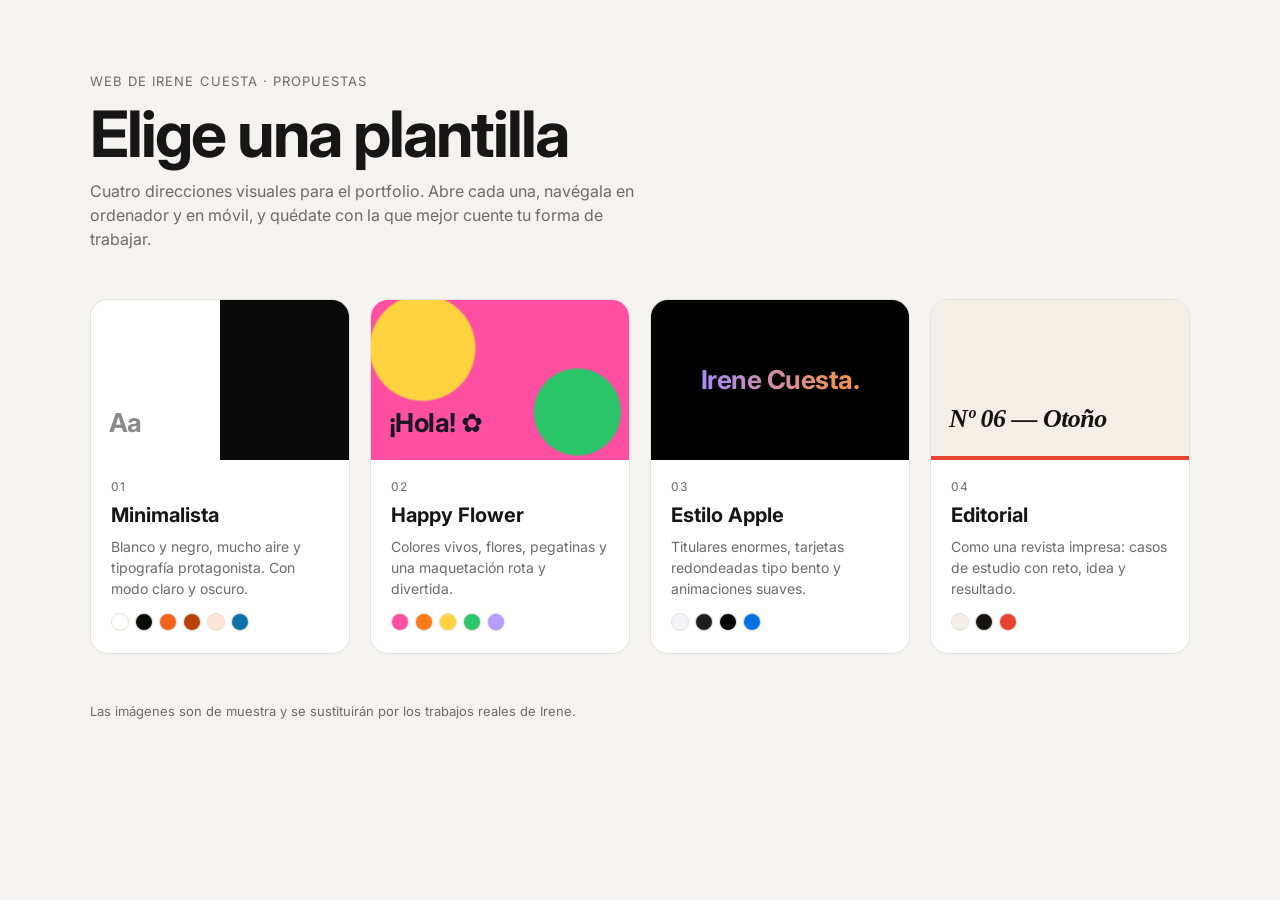
<file: index.html>
<!doctype html>
<html lang="es">
<head>
  <meta charset="utf-8">
  <meta name="viewport" content="width=device-width, initial-scale=1">
  <title>Plantillas — Irene Cuesta</title>
  <link rel="preconnect" href="https://fonts.googleapis.com">
  <link rel="preconnect" href="https://fonts.gstatic.com" crossorigin>
  <link href="https://fonts.googleapis.com/css2?family=Inter:wght@400;500;700&display=swap" rel="stylesheet">
  <style>
    :root {
      --bg: #f4f3f0;
      --card: #ffffff;
      --ink: #161616;
      --muted: #6b6b6b;
      --line: #e3e1dc;
    }
    @media (prefers-color-scheme: dark) {
      :root:not([data-theme="light"]) {
        --bg: #111111;
        --card: #1b1b1b;
        --ink: #f1f1f1;
        --muted: #9a9a9a;
        --line: #2a2a2a;
      }
    }
    * { box-sizing: border-box; margin: 0; }
    body {
      font-family: "Inter", system-ui, sans-serif;
      background: var(--bg);
      color: var(--ink);
      line-height: 1.5;
      padding: clamp(24px, 6vw, 72px) 16px;
    }
    .wrap { max-width: 1100px; margin: 0 auto; }
    header { margin-bottom: 48px; }
    .eyebrow { font-size: 13px; letter-spacing: .08em; text-transform: uppercase; color: var(--muted); }
    h1 { font-size: clamp(36px, 6vw, 64px); letter-spacing: -0.03em; line-height: 1.05; margin: 8px 0 12px; }
    header p { color: var(--muted); max-width: 56ch; }
    .grid { display: grid; grid-template-columns: repeat(auto-fit, minmax(240px, 1fr)); gap: 20px; }
    a.card {
      display: flex; flex-direction: column;
      background: var(--card); border: 1px solid var(--line); border-radius: 18px;
      overflow: hidden; color: inherit; text-decoration: none;
      transition: transform .25s ease, box-shadow .25s ease;
    }
    a.card:hover { transform: translateY(-4px); box-shadow: 0 16px 40px rgba(0,0,0,.12); }
    a.card:focus-visible { outline: 3px solid var(--ink); outline-offset: 3px; }
    .preview { height: 160px; display: flex; align-items: flex-end; padding: 18px; font-weight: 700; font-size: 26px; letter-spacing: -0.02em; }
    .body { padding: 18px 20px 22px; }
    .num { font-size: 12px; color: var(--muted); letter-spacing: .08em; }
    h2 { font-size: 20px; margin: 4px 0 6px; }
    .body p { font-size: 14px; color: var(--muted); }
    .swatches { display: flex; gap: 6px; margin-top: 14px; }
    .swatches span { width: 18px; height: 18px; border-radius: 50%; border: 1px solid var(--line); }

    .p1 { background: linear-gradient(90deg, #fff 50%, #0a0a0a 50%); color: #8a8a8a; font-family: "Inter", sans-serif; }
    .p2 { background: radial-gradient(circle at 20% 30%, #FFD23F 0 22%, transparent 23%), radial-gradient(circle at 80% 70%, #2BC66A 0 18%, transparent 19%), #FF4FA3; color: #1A1423; }
    .p3 { background: #000; color: #f5f5f7; justify-content: center; align-items: center; }
    .p3 span { background: linear-gradient(90deg, #a78bfa, #fb923c); -webkit-background-clip: text; background-clip: text; color: transparent; }
    .p4 { background: #F3EFE7; color: #161412; font-family: Georgia, "Times New Roman", serif; font-style: italic; border-bottom: 4px solid #E8432E; }
    footer { margin-top: 48px; font-size: 13px; color: var(--muted); }
  </style>
</head>
<body>
  <div class="wrap">
    <header>
      <div class="eyebrow">Web de Irene Cuesta · Propuestas</div>
      <h1>Elige una plantilla</h1>
      <p>Cuatro direcciones visuales para el portfolio. Abre cada una, navégala en ordenador y en móvil, y quédate con la que mejor cuente tu forma de trabajar.</p>
    </header>

    <main class="grid">
      <a class="card" href="01-minimal/index.html">
        <div class="preview p1">Aa</div>
        <div class="body">
          <div class="num">01</div>
          <h2>Minimalista</h2>
          <p>Blanco y negro, mucho aire y tipografía protagonista. Con modo claro y oscuro.</p>
          <div class="swatches"><span style="background:#fff"></span><span style="background:#0a0a0a"></span><span style="background:#f26419"></span><span style="background:#b8430a"></span><span style="background:#ffe6d6"></span><span style="background:#0e70aa"></span></div>
        </div>
      </a>

      <a class="card" href="02-happy-flower/index.html">
        <div class="preview p2">¡Hola! ✿</div>
        <div class="body">
          <div class="num">02</div>
          <h2>Happy Flower</h2>
          <p>Colores vivos, flores, pegatinas y una maquetación rota y divertida.</p>
          <div class="swatches"><span style="background:#FF4FA3"></span><span style="background:#FF7A1A"></span><span style="background:#FFD23F"></span><span style="background:#2BC66A"></span><span style="background:#B69CFF"></span></div>
        </div>
      </a>

      <a class="card" href="03-apple/index.html">
        <div class="preview p3"><span>Irene Cuesta.</span></div>
        <div class="body">
          <div class="num">03</div>
          <h2>Estilo Apple</h2>
          <p>Titulares enormes, tarjetas redondeadas tipo bento y animaciones suaves.</p>
          <div class="swatches"><span style="background:#f5f5f7"></span><span style="background:#1d1d1f"></span><span style="background:#000"></span><span style="background:#0071e3"></span></div>
        </div>
      </a>

      <a class="card" href="04-editorial/index.html">
        <div class="preview p4">Nº 06 — Otoño</div>
        <div class="body">
          <div class="num">04</div>
          <h2>Editorial</h2>
          <p>Como una revista impresa: casos de estudio con reto, idea y resultado.</p>
          <div class="swatches"><span style="background:#F3EFE7"></span><span style="background:#161412"></span><span style="background:#E8432E"></span></div>
        </div>
      </a>
    </main>

    <footer>Las imágenes son de muestra y se sustituirán por los trabajos reales de Irene.</footer>
  </div>
</body>
</html>
</file>
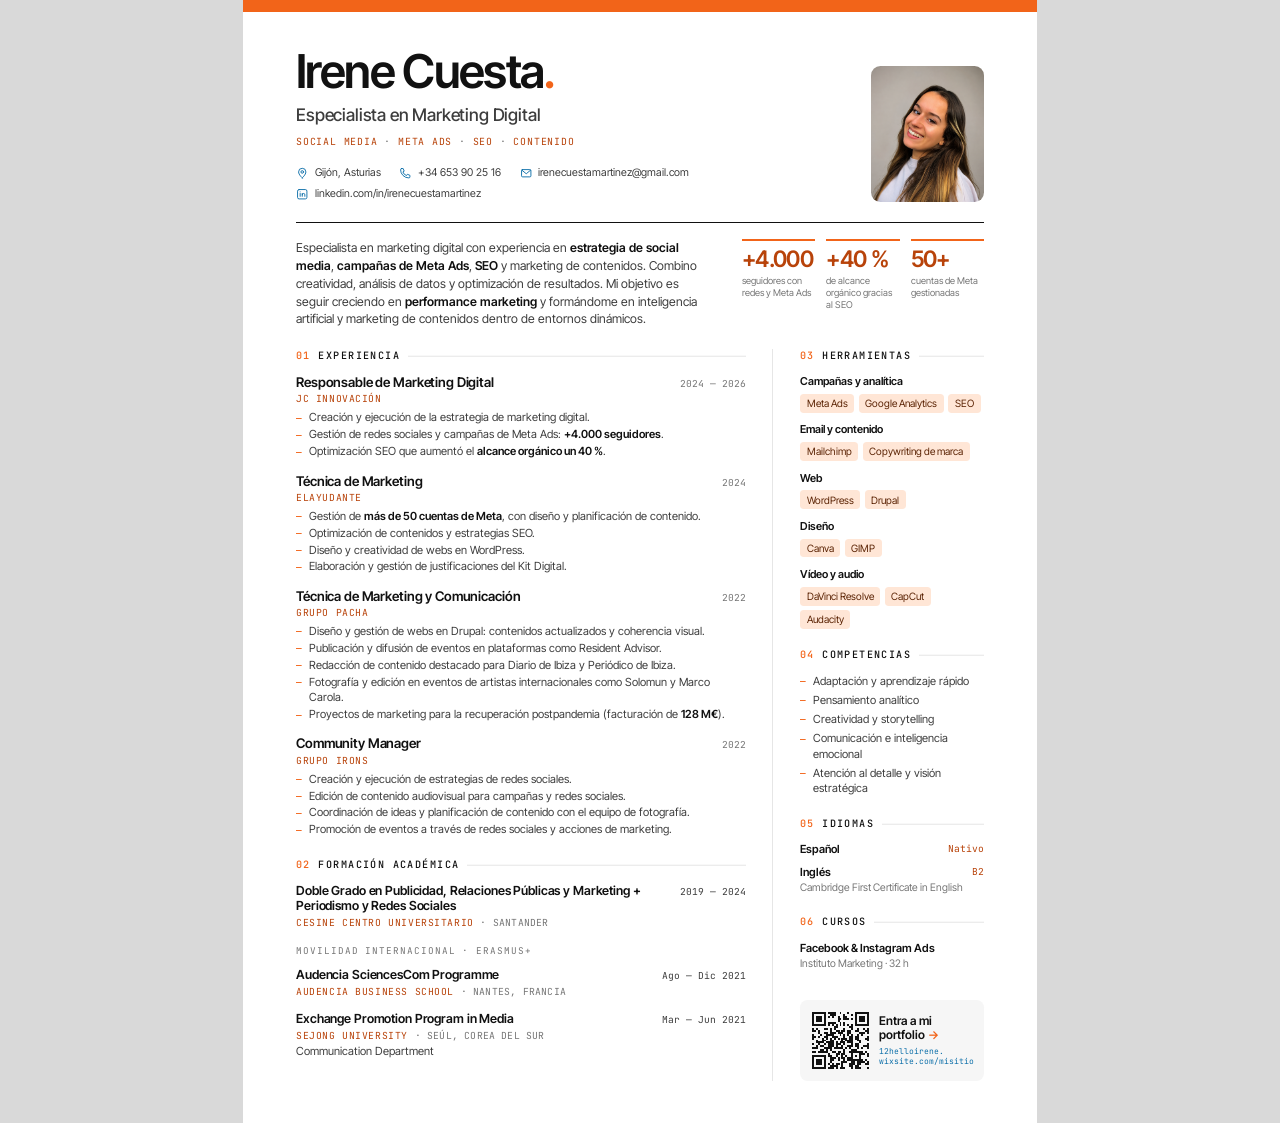
<file: cv/cv.html>
<!doctype html>
<html lang="es">
<head>
<meta charset="utf-8">
<meta name="viewport" content="width=device-width, initial-scale=1">
<title>Irene Cuesta — CV</title>
<meta name="author" content="Irene Cuesta Martínez">
<link rel="preconnect" href="https://fonts.googleapis.com">
<link rel="preconnect" href="https://fonts.gstatic.com" crossorigin>
<link href="https://fonts.googleapis.com/css2?family=Inter+Tight:ital,wght@0,400;0,500;0,600;0,700;1,400&family=JetBrains+Mono:wght@400;500&display=swap" rel="stylesheet">
<style>
  /* Misma identidad que el portfolio (01-minimal/styles.css) */
  :root {
    --bg: #ffffff;
    --bg-2: #f6f6f6;
    --line: #e6e6e6;
    --muted: #767676;
    --fg-2: #3d3d3d;
    --fg: #111111;
    --accent: #f26419;
    --accent-ink: #b8430a;
    --accent-soft: #ffe6d6;
    --contrast: #0e70aa;
    --font-sans: "Inter Tight", "Helvetica Neue", Helvetica, Arial, sans-serif;
    --font-mono: "JetBrains Mono", ui-monospace, Menlo, Consolas, monospace;
  }

  @page { size: A4; margin: 0; }
  * { box-sizing: border-box; }
  html, body { margin: 0; background: #d9d9d9; }
  body {
    font-family: var(--font-sans);
    color: var(--fg);
    font-size: 8.4pt;
    line-height: 1.38;
    -webkit-print-color-adjust: exact;
    print-color-adjust: exact;
  }
  a { color: inherit; text-decoration: none; }
  ul { margin: 0; padding: 0; list-style: none; }
  h1, h2, h3, p { margin: 0; }

  .page {
    width: 210mm;
    height: 297mm;
    margin: 0 auto;
    background: var(--bg);
    position: relative;
    overflow: hidden;
    padding: 13mm 14mm 11mm;
    display: flex;
    flex-direction: column;
  }
  .page::before { /* filete naranja superior */
    content: "";
    position: absolute;
    inset: 0 0 auto 0;
    height: 3.2mm;
    background: var(--accent);
  }

  /* ---------- Cabecera ---------- */
  .head {
    display: grid;
    grid-template-columns: 1fr 30mm;
    gap: 10mm;
    align-items: end;
  }
  .name {
    font-size: 35pt;
    font-weight: 600;
    letter-spacing: -0.035em;
    line-height: 0.95;
  }
  .name .dot { color: var(--accent); }
  .role {
    margin-top: 2.6mm;
    font-size: 13pt;
    font-weight: 500;
    letter-spacing: -0.01em;
    color: var(--fg-2);
  }
  .tags {
    margin-top: 2.2mm;
    font-family: var(--font-mono);
    font-size: 7.4pt;
    letter-spacing: 0.08em;
    text-transform: uppercase;
    color: var(--accent-ink);
  }
  .tags span + span::before { content: " · "; color: var(--muted); }

  .contact {
    margin-top: 4.5mm;
    display: flex;
    flex-wrap: wrap;
    gap: 1.6mm 5mm;
    font-size: 8pt;
    color: var(--fg-2);
  }
  .contact li { display: flex; align-items: center; gap: 1.6mm; }
  .contact svg { width: 3.3mm; height: 3.3mm; color: var(--contrast); flex: none; }
  .contact a:hover { color: var(--contrast); }

  .photo {
    width: 30mm;
    height: 36mm;
    border-radius: 2.5mm;
    object-fit: cover;
    object-position: 50% 30%;
    display: block;
  }

  /* ---------- Perfil + cifras ---------- */
  .intro {
    margin-top: 5.5mm;
    padding-top: 4.2mm;
    border-top: 0.3mm solid var(--fg);
    display: grid;
    grid-template-columns: 1fr 64mm;
    gap: 9mm;
    align-items: start;
  }
  .summary { font-size: 9.2pt; line-height: 1.45; color: var(--fg-2); }
  .summary strong { color: var(--fg); font-weight: 600; }

  .kpis { display: grid; grid-template-columns: repeat(3, 1fr); gap: 3mm; }
  .kpi { border-top: 0.6mm solid var(--accent); padding-top: 1.8mm; }
  .kpi b {
    display: block;
    font-size: 17pt;
    font-weight: 600;
    letter-spacing: -0.03em;
    line-height: 1;
    color: var(--accent-ink);
  }
  .kpi span { display: block; margin-top: 1.2mm; font-size: 7pt; line-height: 1.3; color: var(--muted); }

  /* ---------- Cuerpo a dos columnas ---------- */
  .body {
    margin-top: 5.5mm;
    display: grid;
    grid-template-columns: 1fr 54mm;
    gap: 9mm;
    flex: 1;
  }
  .side { border-left: 0.25mm solid var(--line); padding-left: 7mm; margin-left: -2mm; }

  .sec + .sec { margin-top: 5.2mm; }
  .sec-title {
    display: flex;
    align-items: baseline;
    gap: 2mm;
    font-family: var(--font-mono);
    font-size: 7.6pt;
    font-weight: 500;
    letter-spacing: 0.14em;
    text-transform: uppercase;
    color: var(--fg);
    margin-bottom: 3mm;
  }
  .sec-title .n { color: var(--accent); }
  .sec-title::after { content: ""; flex: 1; height: 0.25mm; background: var(--line); transform: translateY(-0.6mm); }

  /* Experiencia / formación */
  .item { break-inside: avoid; }
  .item .top { display: flex; align-items: baseline; justify-content: space-between; gap: 4mm; }
  .item + .item { margin-top: 3.4mm; }
  .when {
    font-family: var(--font-mono);
    font-size: 7.2pt;
    color: var(--muted);
    white-space: nowrap;
    flex: none;
  }
  .when .now { color: var(--contrast); }
  .what h3 { font-size: 10pt; font-weight: 600; letter-spacing: -0.01em; line-height: 1.25; }
  .org {
    margin-top: 0.4mm;
    font-family: var(--font-mono);
    font-size: 7.3pt;
    letter-spacing: 0.06em;
    text-transform: uppercase;
    color: var(--accent-ink);
  }
  .org .place { color: var(--muted); letter-spacing: 0.02em; }
  .bullets { margin-top: 1.2mm; }
  .bullets li { padding-left: 3.4mm; color: var(--fg-2); background: linear-gradient(var(--accent), var(--accent)) 0 0.66em / 1.5mm 0.25mm no-repeat; }
  .bullets li + li { margin-top: 0.4mm; }
  .bullets strong { color: var(--fg); font-weight: 600; }

  .subhead {
    margin: 4mm 0 2.6mm;
    font-family: var(--font-mono);
    font-size: 7pt;
    letter-spacing: 0.1em;
    text-transform: uppercase;
    color: var(--muted);
  }
  .edu .what h3 { font-size: 9.4pt; }
  .edu .what p { margin-top: 0.5mm; color: var(--fg-2); }
  .edu .what p.org { color: var(--accent-ink); }

  /* Columna lateral */
  .skills li + li { margin-top: 2.6mm; }
  .skills .lbl { display: block; font-size: 8.2pt; font-weight: 600; color: var(--fg); margin-bottom: 1.2mm; }
  .chips { display: flex; flex-wrap: wrap; gap: 1.1mm; }
  .chips span {
    font-size: 7.6pt;
    line-height: 1;
    padding: 1.1mm 1.8mm 1.2mm;
    border-radius: 1mm;
    background: var(--accent-soft);
    color: #5c2405;
  }

  .plain li { padding-left: 3.4mm; color: var(--fg-2); background: linear-gradient(var(--accent), var(--accent)) 0 0.66em / 1.5mm 0.25mm no-repeat; }
  .plain li + li { margin-top: 1mm; }

  .lang li + li { margin-top: 2mm; }
  .lang b { font-weight: 600; }
  .lang .lvl {
    float: right;
    font-family: var(--font-mono);
    font-size: 7.2pt;
    color: var(--accent-ink);
  }
  .lang p { clear: both; color: var(--muted); font-size: 7.8pt; margin-top: 0.3mm; }

  .course b { display: block; font-weight: 600; }
  .course p { color: var(--muted); font-size: 7.8pt; margin-top: 0.3mm; }

  .portfolio {
    margin-top: auto;
    display: grid;
    grid-template-columns: 15mm 1fr;
    gap: 2.8mm;
    align-items: center;
    padding: 3.2mm;
    border-radius: 2mm;
    background: var(--bg-2);
  }
  .portfolio img { width: 15mm; height: 15mm; display: block; }
  .portfolio b { display: block; font-size: 9pt; font-weight: 600; line-height: 1.2; }
  .portfolio b::after { content: " →"; color: var(--accent); }
  .portfolio span {
    display: block;
    margin-top: 0.8mm;
    font-family: var(--font-mono);
    font-size: 6pt;
    line-height: 1.35;
    color: var(--contrast);
  }
  .side { display: flex; flex-direction: column; }
  .side .sec:last-of-type { margin-bottom: 6mm; }

  @media print {
    html, body { background: none; }
    .page { margin: 0; }
  }
</style>
</head>
<body>
<main class="page">

  <header class="head">
    <div>
      <h1 class="name">Irene Cuesta<span class="dot">.</span></h1>
      <p class="role">Especialista en Marketing Digital</p>
      <p class="tags"><span>Social media</span><span>Meta Ads</span><span>SEO</span><span>Contenido</span></p>

      <ul class="contact">
        <li>
          <svg viewBox="0 0 24 24" fill="none" stroke="currentColor" stroke-width="1.8" stroke-linecap="round" stroke-linejoin="round" aria-hidden="true"><path d="M12 21s-7-6.1-7-11.5a7 7 0 0 1 14 0C19 14.9 12 21 12 21Z"/><circle cx="12" cy="9.5" r="2.5"/></svg>
          Gijón, Asturias
        </li>
        <li>
          <svg viewBox="0 0 24 24" fill="none" stroke="currentColor" stroke-width="1.8" stroke-linecap="round" stroke-linejoin="round" aria-hidden="true"><path d="M5 3h3l2 5-2.5 1.5a11 11 0 0 0 7 7L16 14l5 2v3a2 2 0 0 1-2 2A16 16 0 0 1 3 5a2 2 0 0 1 2-2Z"/></svg>
          <a href="tel:+34653902516">+34 653 90 25 16</a>
        </li>
        <li>
          <svg viewBox="0 0 24 24" fill="none" stroke="currentColor" stroke-width="1.8" stroke-linecap="round" stroke-linejoin="round" aria-hidden="true"><rect x="3" y="5" width="18" height="14" rx="2"/><path d="m3.5 6 8.5 7 8.5-7"/></svg>
          <a href="mailto:irenecuestamartinez@gmail.com">irenecuestamartinez@gmail.com</a>
        </li>
        <li>
          <svg viewBox="0 0 24 24" fill="none" stroke="currentColor" stroke-width="1.8" stroke-linecap="round" stroke-linejoin="round" aria-hidden="true"><rect x="3" y="3" width="18" height="18" rx="3"/><path d="M8 10.5V16M8 7.5v.01M12 16v-5.5M12 13a2.5 2.5 0 0 1 5 0v3"/></svg>
          <a href="https://www.linkedin.com/in/irenecuestamartinez/">linkedin.com/in/irenecuestamartinez</a>
        </li>
      </ul>
    </div>
    <img class="photo" src="foto-irene.png" alt="Retrato de Irene Cuesta">
  </header>

  <section class="intro" aria-label="Perfil">
    <p class="summary">
      Especialista en marketing digital con experiencia en <strong>estrategia de social media</strong>,
      <strong>campañas de Meta Ads</strong>, <strong>SEO</strong> y marketing de contenidos. Combino
      creatividad, análisis de datos y optimización de resultados. Mi objetivo es seguir creciendo en
      <strong>performance marketing</strong> y formándome en inteligencia artificial y marketing de
      contenidos dentro de entornos dinámicos.
    </p>
    <div class="kpis">
      <div class="kpi"><b>+4.000</b><span>seguidores con redes y Meta Ads</span></div>
      <div class="kpi"><b>+40 %</b><span>de alcance orgánico gracias al SEO</span></div>
      <div class="kpi"><b>50+</b><span>cuentas de Meta gestionadas</span></div>
    </div>
  </section>

  <div class="body">
    <div class="main">

      <section class="sec">
        <h2 class="sec-title"><span class="n">01</span> Experiencia</h2>

        <article class="item">
          <div class="what">
            <div class="top"><h3>Responsable de Marketing Digital</h3><p class="when">2024 — 2026</p></div>
            <p class="org">JC Innovación</p>
            <ul class="bullets">
              <li>Creación y ejecución de la estrategia de marketing digital.</li>
              <li>Gestión de redes sociales y campañas de Meta Ads: <strong>+4.000 seguidores</strong>.</li>
              <li>Optimización SEO que aumentó el <strong>alcance orgánico un 40 %</strong>.</li>
            </ul>
          </div>
        </article>

        <article class="item">
          <div class="what">
            <div class="top"><h3>Técnica de Marketing</h3><p class="when">2024</p></div>
            <p class="org">ElAyudante</p>
            <ul class="bullets">
              <li>Gestión de <strong>más de 50 cuentas de Meta</strong>, con diseño y planificación de contenido.</li>
              <li>Optimización de contenidos y estrategias SEO.</li>
              <li>Diseño y creatividad de webs en WordPress.</li>
              <li>Elaboración y gestión de justificaciones del Kit Digital.</li>
            </ul>
          </div>
        </article>

        <article class="item">
          <div class="what">
            <div class="top"><h3>Técnica de Marketing y Comunicación</h3><p class="when">2022</p></div>
            <p class="org">Grupo Pacha</p>
            <ul class="bullets">
              <li>Diseño y gestión de webs en Drupal: contenidos actualizados y coherencia visual.</li>
              <li>Publicación y difusión de eventos en plataformas como Resident Advisor.</li>
              <li>Redacción de contenido destacado para Diario de Ibiza y Periódico de Ibiza.</li>
              <li>Fotografía y edición en eventos de artistas internacionales como Solomun y Marco Carola.</li>
              <li>Proyectos de marketing para la recuperación postpandemia (facturación de <strong>128 M€</strong>).</li>
            </ul>
          </div>
        </article>

        <article class="item">
          <div class="what">
            <div class="top"><h3>Community Manager</h3><p class="when">2022</p></div>
            <p class="org">Grupo Irons</p>
            <ul class="bullets">
              <li>Creación y ejecución de estrategias de redes sociales.</li>
              <li>Edición de contenido audiovisual para campañas y redes sociales.</li>
              <li>Coordinación de ideas y planificación de contenido con el equipo de fotografía.</li>
              <li>Promoción de eventos a través de redes sociales y acciones de marketing.</li>
            </ul>
          </div>
        </article>
      </section>

      <section class="sec edu">
        <h2 class="sec-title"><span class="n">02</span> Formación académica</h2>

        <article class="item">
          <div class="what">
            <div class="top"><h3>Doble Grado en Publicidad, Relaciones Públicas y Marketing + Periodismo y Redes Sociales</h3><p class="when">2019 — 2024</p></div>
            <p class="org">Cesine Centro Universitario <span class="place">· Santander</span></p>
          </div>
        </article>

        <p class="subhead">Movilidad internacional · Erasmus+</p>

        <article class="item">
          <div class="what">
            <div class="top"><h3>Audencia SciencesCom Programme</h3><p class="when">Ago — Dic 2021</p></div>
            <p class="org">Audencia Business School <span class="place">· Nantes, Francia</span></p>
          </div>
        </article>

        <article class="item">
          <div class="what">
            <div class="top"><h3>Exchange Promotion Program in Media</h3><p class="when">Mar — Jun 2021</p></div>
            <p class="org">Sejong University <span class="place">· Seúl, Corea del Sur</span></p>
            <p>Communication Department</p>
          </div>
        </article>
      </section>
    </div>

    <aside class="side">
      <section class="sec">
        <h2 class="sec-title"><span class="n">03</span> Herramientas</h2>
        <ul class="skills">
          <li><span class="lbl">Campañas y analítica</span>
            <span class="chips"><span>Meta Ads</span><span>Google Analytics</span><span>SEO</span></span></li>
          <li><span class="lbl">Email y contenido</span>
            <span class="chips"><span>Mailchimp</span><span>Copywriting de marca</span></span></li>
          <li><span class="lbl">Web</span>
            <span class="chips"><span>WordPress</span><span>Drupal</span></span></li>
          <li><span class="lbl">Diseño</span>
            <span class="chips"><span>Canva</span><span>GIMP</span></span></li>
          <li><span class="lbl">Vídeo y audio</span>
            <span class="chips"><span>DaVinci Resolve</span><span>CapCut</span><span>Audacity</span></span></li>
        </ul>
      </section>

      <section class="sec">
        <h2 class="sec-title"><span class="n">04</span> Competencias</h2>
        <ul class="plain">
          <li>Adaptación y aprendizaje rápido</li>
          <li>Pensamiento analítico</li>
          <li>Creatividad y storytelling</li>
          <li>Comunicación e inteligencia emocional</li>
          <li>Atención al detalle y visión estratégica</li>
        </ul>
      </section>

      <section class="sec">
        <h2 class="sec-title"><span class="n">05</span> Idiomas</h2>
        <ul class="lang">
          <li><b>Español</b><span class="lvl">Nativo</span></li>
          <li><b>Inglés</b><span class="lvl">B2</span>
            <p>Cambridge First Certificate in English</p></li>
        </ul>
      </section>

      <section class="sec">
        <h2 class="sec-title"><span class="n">06</span> Cursos</h2>
        <div class="course">
          <b>Facebook &amp; Instagram Ads</b>
          <p>Instituto Marketing · 32 h</p>
        </div>
      </section>

      <a class="portfolio" href="https://12helloirene.wixsite.com/misitio">
        <img src="qr-portfolio.svg" alt="Código QR al portfolio">
        <div>
          <b>Entra a mi portfolio</b>
          <span>12helloirene.<br>wixsite.com/misitio</span>
        </div>
      </a>
    </aside>
  </div>

</main>
</body>
</html>
</file>
